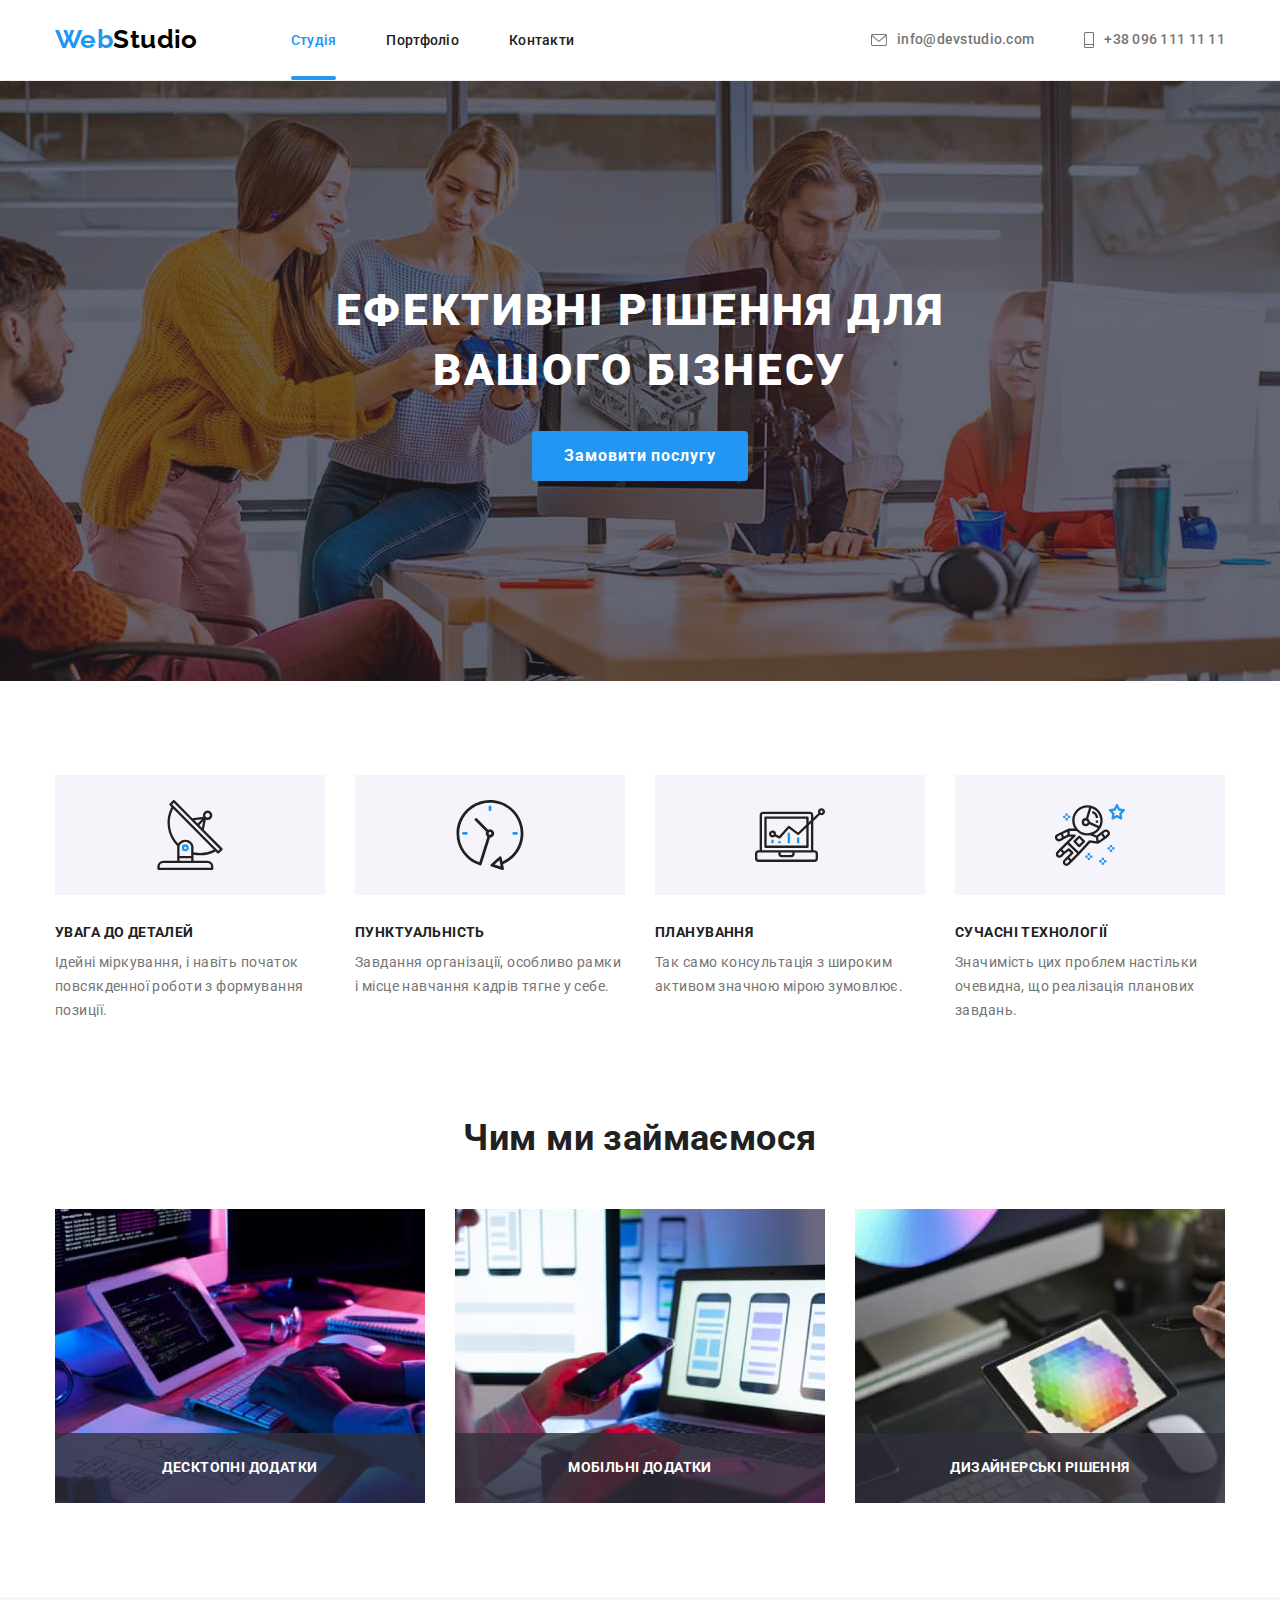
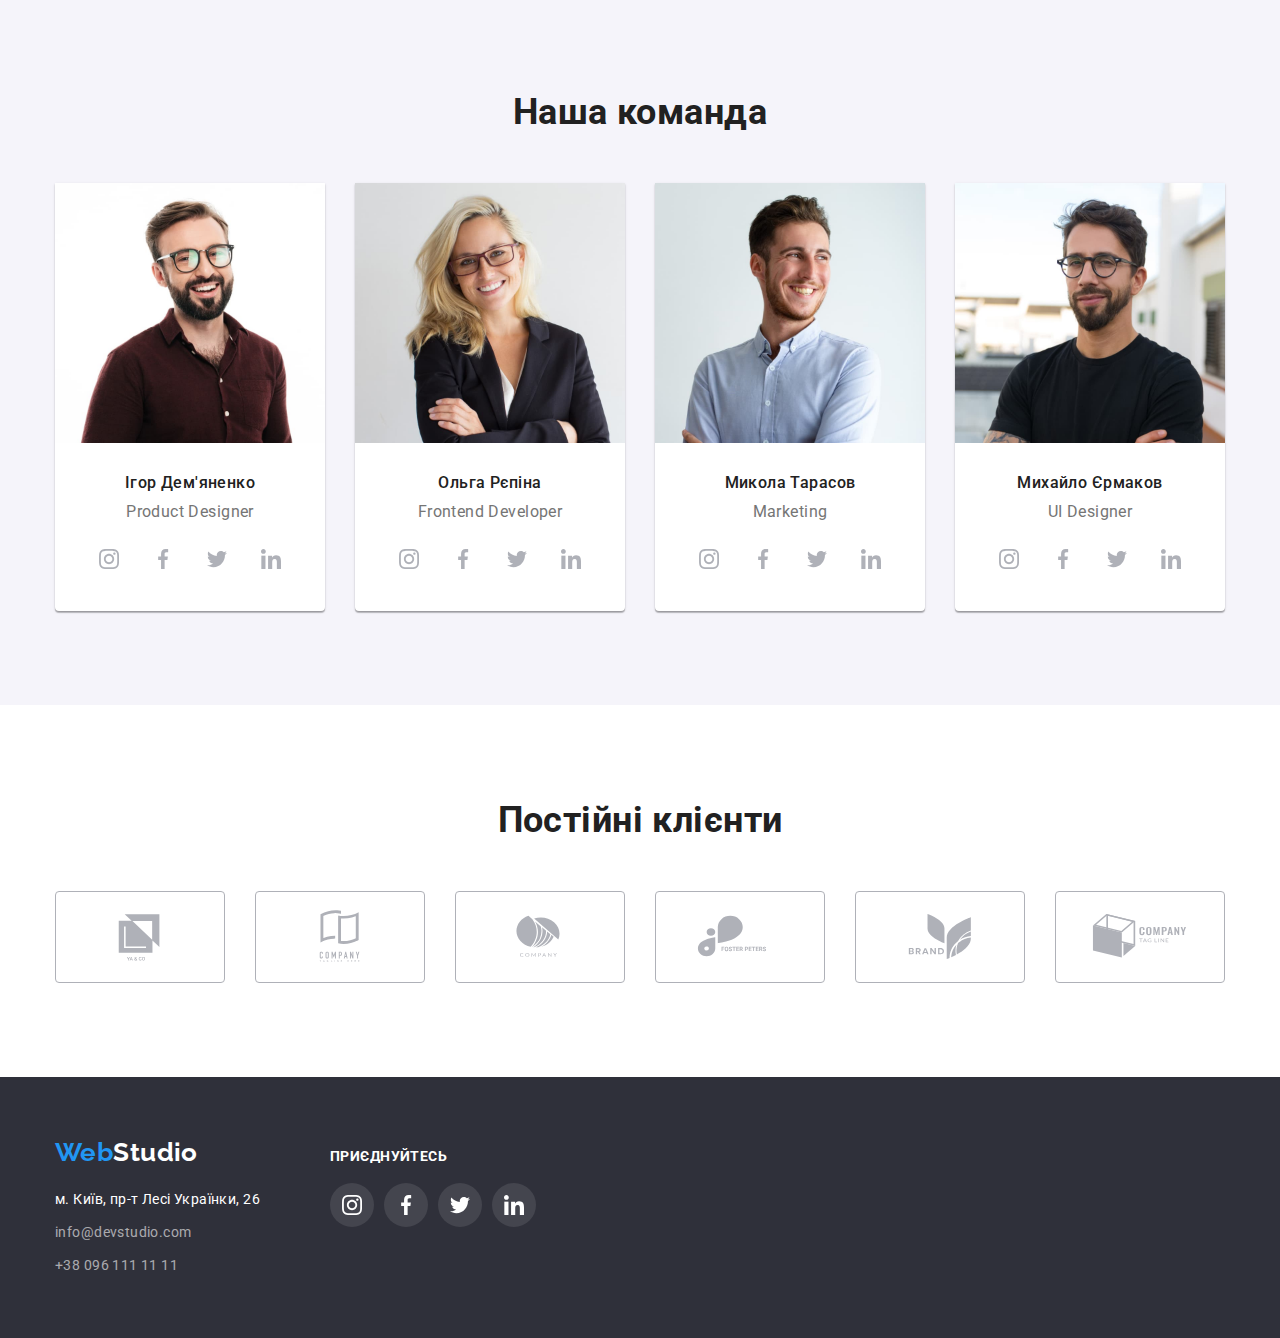
<file: index.html>
<!DOCTYPE html>
<html lang="en">
  <head>
    <meta charset="UTF-8" />
    <meta http-equiv="X-UA-Compatible" content="IE=edge" />
    <meta name="viewport" content="width=device-width, initial-scale=1.0" />

    <link rel="preconnect" href="https://fonts.googleapis.com" />
    <link rel="preconnect" href="https://fonts.gstatic.com" crossorigin />
    <link
      href="https://fonts.googleapis.com/css2?family=Raleway:wght@700&family=Roboto:wght@400;500;700;900&display=swap"
      rel="stylesheet"
    />
    <title>Студія</title>
    <!--modern normalize-->
    <link
      rel="stylesheet"
      href="https://cdnjs.cloudflare.com/ajax/libs/modern-normalize/1.1.0/modern-normalize.min.css"
    />
    <link rel="stylesheet" href="./css/styles.css" />
    <link rel="preconnect" href="https://fonts.gstatic.com" />
  </head>
  <body>
    <header>
      <div class="container heder-container">
        <nav class="header-nav">
          <a href="./index.html" class="logo logo-header-menu link">
            <!--ссылка на возврат в начало страницы-->
            Web<span class="header-logo-span link">Studio</span>
          </a>
          <ul class="header-nav-menu">
            <!--список ссылок навигации по сайту-->
            <li>
              <a href="./index.html" class="header-menu thumb-current current link">Студія</a>
            </li>
            <li>
              <a href="./portfolio.html" class="header-menu thumb-current link">Портфоліо</a>
            </li>
            <li>
              <a href="" class="header-menu thumb-current link">Контакти</a>
            </li>
          </ul>
        </nav>
        <!--список контактов-->
        <ul class="header-mail-tel">
          <li class="header-contact-list">
            <a href="mailto:info@devstudio.com" class="header-contacts mail link">
              <svg aria-label="icon mail" class="icon-header" width="16" height="12">
                <use href="./images/svg/sprite.svg#icon-mail"></use>
              </svg>
              info@devstudio.com</a
            >
          </li>
          <li class="header-contact-list">
            <a href="tel:+380961111111" class="header-contacts link">
              <svg aria-label="icon tel" class="icon-header" width="10" height="16">
                <use href="./images/svg/sprite.svg#icon-tel"></use>
              </svg>
              +38 096 111 11 11</a
            >
          </li>
        </ul>
      </div>
    </header>
    <main>
      <!--герой-->
      <section class="hero">
        <div class="container">
          <h1 class="hero-title">Ефективні рішення для вашого бізнесу</h1>
          <button data-modal-open type="button" class="btn-alternative">Замовити послугу</button>
          <!--кнопка з посиланням-->
        </div>
      </section>
      <!--список переваг або особливостей-->
      <section class="especially">
        <div class="container">
          <h2 class="title visually-hidden">Наші особливості</h2>
          <!--позже спрячем чтобы на странице не было видно этого заголовка-->
          <ul class="especially-bloсk">
            <li class="especially-card icon-antenna">
              <h3 class="title">Увага до деталей</h3>
              <p class="text">
                Ідейні міркування, і навіть початок повсякденної роботи з формування позиції.
              </p>
            </li>
            <li class="especially-card icon-clok">
              <h3 class="title">Пунктуальність</h3>
              <p class="text">
                Завдання організації, особливо рамки і місце навчання кадрів тягне у себе.
              </p>
            </li>
            <li class="especially-card icon-diagram">
              <h3 class="title">Планування</h3>
              <p class="text">Так само консультація з широким активом значною мірою зумовлює.</p>
            </li>
            <li class="especially-card icon-astronavt">
              <h3 class="title">Сучасні технології</h3>
              <p class="text">
                Значимість цих проблем настільки очевидна, що реалізація планових завдань.
              </p>
            </li>
          </ul>
        </div>
      </section>
      <!--Чим ми займаємося-->
      <section class="made">
        <div class="container">
          <h2 class="title-section">Чим ми займаємося</h2>
          <ul class="made-cards">
            <li class="made-pfoto">
              <div class="made-thumb">
                <img src="./images/box1.jpg" alt="ноутбук та девайс" width="370" />
                <p class="made-text">Десктопні додатки</p>
              </div>
            </li>
            <li class="made-pfoto">
              <div class="made-thumb">
                <img src="./images/box2.jpg" alt="ноутбук та девайс" width="370" />
                <p class="made-text">Мобільні додатки</p>
              </div>
            </li>
            <li class="made-pfoto">
              <div class="made-thumb">
                <img src="./images/box3.jpg" alt="ноутбук та девайс" width="370" />
                <p class="made-text">Дизайнерські рішення</p>
              </div>
            </li>
          </ul>
        </div>
      </section>
      <!--Наша команда-->
      <section class="team">
        <div class="container">
          <h2 class="title-section">Наша команда</h2>
          <ul class="team-cards">
            <li class="team-employees">
              <img src="./images/ihor.jpg" alt="фото Ігор Дем'яненко" width="270" />
              <div class="team-cards-title">
                <h3 class="title">Ігор Дем'яненко</h3>
                <p class="text">Product Designer</p>
                <ul class="social-list">
                  <li class="social-list-item">
                    <a href="#" class="social-list-link">
                      <svg
                        aria-label="icon instagram"
                        class="social-list-icon"
                        width="20"
                        height="20"
                      >
                        <use href="./images/svg/sprite.svg#icon-instagram"></use>
                      </svg>
                    </a>
                  </li>
                  <li class="social-list-item">
                    <a href="#" class="social-list-link">
                      <svg
                        aria-label="icon facebook"
                        class="social-list-icon"
                        width="20"
                        height="20"
                      >
                        <use href="./images/svg/sprite.svg#icon-facebook"></use>
                      </svg>
                    </a>
                  </li>
                  <li class="social-list-item">
                    <a href="#" class="social-list-link">
                      <svg
                        aria-label="icon twitter"
                        class="social-list-icon"
                        width="20"
                        height="20"
                      >
                        <use href="./images/svg/sprite.svg#icon-twitter"></use>
                      </svg>
                    </a>
                  </li>
                  <li class="social-list-item">
                    <a href="#" class="social-list-link">
                      <svg
                        aria-label="icon linkedin"
                        class="social-list-icon"
                        width="20"
                        height="20"
                      >
                        <use href="./images/svg/sprite.svg#icon-linkedin"></use>
                      </svg>
                    </a>
                  </li>
                </ul>
              </div>
            </li>
            <li class="team-employees">
              <img src="./images/olga.jpg" alt="фото Ольга Рєпіна" width="270" />
              <div class="team-cards-title">
                <h3 class="title">Ольга Рєпіна</h3>
                <p class="text">Frontend Developer</p>
                <ul class="social-list">
                  <li class="social-list-item">
                    <a href="#" class="social-list-link">
                      <svg
                        aria-label="icon instagram"
                        class="social-list-icon"
                        width="20"
                        height="20"
                      >
                        <use href="./images/svg/sprite.svg#icon-instagram"></use>
                      </svg>
                    </a>
                  </li>
                  <li class="social-list-item">
                    <a href="#" class="social-list-link">
                      <svg
                        aria-label="icon facebook"
                        class="social-list-icon"
                        width="20"
                        height="20"
                      >
                        <use href="./images/svg/sprite.svg#icon-facebook"></use>
                      </svg>
                    </a>
                  </li>
                  <li class="social-list-item">
                    <a href="#" class="social-list-link">
                      <svg
                        aria-label="icon twitter"
                        class="social-list-icon"
                        width="20"
                        height="20"
                      >
                        <use href="./images/svg/sprite.svg#icon-twitter"></use>
                      </svg>
                    </a>
                  </li>
                  <li class="social-list-item">
                    <a href="#" class="social-list-link">
                      <svg
                        aria-label="icon linkedin"
                        class="social-list-icon"
                        width="20"
                        height="20"
                      >
                        <use href="./images/svg/sprite.svg#icon-linkedin"></use>
                      </svg>
                    </a>
                  </li>
                </ul>
              </div>
            </li>
            <li class="team-employees">
              <img src="./images/mykola.jpg" alt="фото Микола Тарасов" width="270" />
              <div class="team-cards-title">
                <h3 class="title">Микола Тарасов</h3>
                <p class="text">Marketing</p>
                <ul class="social-list">
                  <li class="social-list-item">
                    <a href="#" class="social-list-link">
                      <svg
                        aria-label="icon instagram"
                        class="social-list-icon"
                        width="20"
                        height="20"
                      >
                        <use href="./images/svg/sprite.svg#icon-instagram"></use>
                      </svg>
                    </a>
                  </li>
                  <li class="social-list-item">
                    <a href="#" class="social-list-link">
                      <svg
                        aria-label="icon facebook"
                        class="social-list-icon"
                        width="20"
                        height="20"
                      >
                        <use href="./images/svg/sprite.svg#icon-facebook"></use>
                      </svg>
                    </a>
                  </li>
                  <li class="social-list-item">
                    <a href="#" class="social-list-link">
                      <svg
                        aria-label="icon twitter"
                        class="social-list-icon"
                        width="20"
                        height="20"
                      >
                        <use href="./images/svg/sprite.svg#icon-twitter"></use>
                      </svg>
                    </a>
                  </li>
                  <li class="social-list-item">
                    <a href="#" class="social-list-link">
                      <svg
                        aria-label="icon linkedin"
                        class="social-list-icon"
                        width="20"
                        height="20"
                      >
                        <use href="./images/svg/sprite.svg#icon-linkedin"></use>
                      </svg>
                    </a>
                  </li>
                </ul>
              </div>
            </li>
            <li class="team-employees">
              <img src="./images/myhailo.jpg" alt="фото Михайло Єрмаков" width="270" />
              <div class="team-cards-title">
                <h3 class="title">Михайло Єрмаков</h3>
                <p class="text">UI Designer</p>
                <ul class="social-list">
                  <li class="social-list-item">
                    <a href="#" class="social-list-link">
                      <svg
                        aria-label="icon instagram"
                        class="social-list-icon"
                        width="20"
                        height="20"
                      >
                        <use href="./images/svg/sprite.svg#icon-instagram"></use>
                      </svg>
                    </a>
                  </li>
                  <li class="social-list-item">
                    <a href="#" class="social-list-link">
                      <svg
                        aria-label="icon facebook"
                        class="social-list-icon"
                        width="20"
                        height="20"
                      >
                        <use href="./images/svg/sprite.svg#icon-facebook"></use>
                      </svg>
                    </a>
                  </li>
                  <li class="social-list-item">
                    <a href="#" class="social-list-link">
                      <svg
                        aria-label="icon twitter"
                        class="social-list-icon"
                        width="20"
                        height="20"
                      >
                        <use href="./images/svg/sprite.svg#icon-twitter"></use>
                      </svg>
                    </a>
                  </li>
                  <li class="social-list-item">
                    <a href="#" class="social-list-link">
                      <svg
                        aria-label="icon linkedin"
                        class="social-list-icon"
                        width="20"
                        height="20"
                      >
                        <use href="./images/svg/sprite.svg#icon-linkedin"></use>
                      </svg>
                    </a>
                  </li>
                </ul>
              </div>
            </li>
          </ul>
        </div>
      </section>
      <!--постійні клієнти-->
      <section class="client">
        <div class="container">
          <h2 class="client-title">Постійні клієнти</h2>
          <ul class="client-list">
            <li class="client-list-item">
              <a href="" class="client-list-link">
                <svg aria-label="icon client 1" class="client-list-icon">
                  <use href="./images/svg/sprite.svg#icon-Logo1"></use>
                </svg>
              </a>
            </li>
            <li class="client-list-item">
              <a href="" class="client-list-link">
                <svg aria-label="icon client 2" class="client-list-icon">
                  <use href="./images/svg/sprite.svg#icon-Logo2"></use>
                </svg>
              </a>
            </li>
            <li class="client-list-item">
              <a href="" class="client-list-link">
                <svg aria-label="icon client 3" class="client-list-icon">
                  <use href="./images/svg/sprite.svg#icon-Logo3"></use>
                </svg>
              </a>
            </li>
            <li class="client-list-item">
              <a href="" class="client-list-link">
                <svg aria-label="icon client 4" class="client-list-icon">
                  <use href="./images/svg/sprite.svg#icon-Logo4"></use>
                </svg>
              </a>
            </li>
            <li class="client-list-item">
              <a href="" class="client-list-link">
                <svg aria-label="icon client 5" class="client-list-icon">
                  <use href="./images/svg/sprite.svg#icon-Logo5"></use>
                </svg>
              </a>
            </li>
            <li class="client-list-item">
              <a href="" class="client-list-link">
                <svg aria-label="icon client 6" class="client-list-icon">
                  <use href="./images/svg/sprite.svg#icon-Logo6"></use>
                </svg>
              </a>
            </li>
          </ul>
        </div>
      </section>
    </main>
    <footer class="footer">
      <!--тег addres-->
      <div class="container footer-block">
        <div class="footer-block-logo-address">
          <a href="./index.html" class="logo link">
            Web<span class="footer-logo link">Studio</span></a
          >
          <address>
            <ul>
              <li class="footer-address-list">
                <a
                  href="https://goo.gl/maps/6emUorHh679U21bC7"
                  target="_blank"
                  rel="noopener nofollow noreferrer"
                  class="footer-address link"
                  >м. Київ, пр-т Лесі Українки, 26</a
                ><!--поставила для rel все три атрибута ШОБ надежнее )))-->
              </li>
              <li class="footer-address-list">
                <a href="mailto:info@devstudio.com" class="footer-contacts mail link"
                  >info@devstudio.com</a
                >
              </li>
              <li class="footer-address-list without-margin">
                <a href="tel:+380961111111" class="footer-contacts link">+38 096 111 11 11</a>
              </li>
            </ul>
          </address>
        </div>
        <div class="footer-block-social">
          <p class="footer-title">Приєднуйтесь</p>
          <ul class="social-list">
            <li class="social-list-item">
              <a href="#" class="social-list-link footer">
                <svg
                  aria-label="icon instagram"
                  class="social-list-icon footer"
                  width="20"
                  height="20"
                >
                  <use href="./images/svg/sprite.svg#icon-instagram"></use>
                </svg>
              </a>
            </li>
            <li class="social-list-item">
              <a href="#" class="social-list-link footer">
                <svg
                  aria-label="icon facebook"
                  class="social-list-icon footer"
                  width="20"
                  height="20"
                >
                  <use href="./images/svg/sprite.svg#icon-facebook"></use>
                </svg>
              </a>
            </li>
            <li class="social-list-item">
              <a href="#" class="social-list-link footer">
                <svg
                  aria-label="icon twitter"
                  class="social-list-icon footer"
                  width="20"
                  height="20"
                >
                  <use href="./images/svg/sprite.svg#icon-twitter"></use>
                </svg>
              </a>
            </li>
            <li class="social-list-item">
              <a href="#" class="social-list-link footer">
                <svg
                  aria-label="icon linkedin"
                  class="social-list-icon footer"
                  width="20"
                  height="20"
                >
                  <use href="./images/svg/sprite.svg#icon-linkedin"></use>
                </svg>
              </a>
            </li>
          </ul>
        </div>
      </div>
    </footer>

    <div class="backdrop is-hidden" data-modal>
      <div class="modal">
        <button type="button" class="modal-close" data-modal-close>
          <svg class="icon-close-black" aria-label="icon close black" height="18" width="18">
            <use href="./images/svg/sprite.svg#icon-close-black"></use>
          </svg>
        </button>
      </div>
    </div>
    <script src="./js/modal.js"></script>
  </body>
</html>
</file>
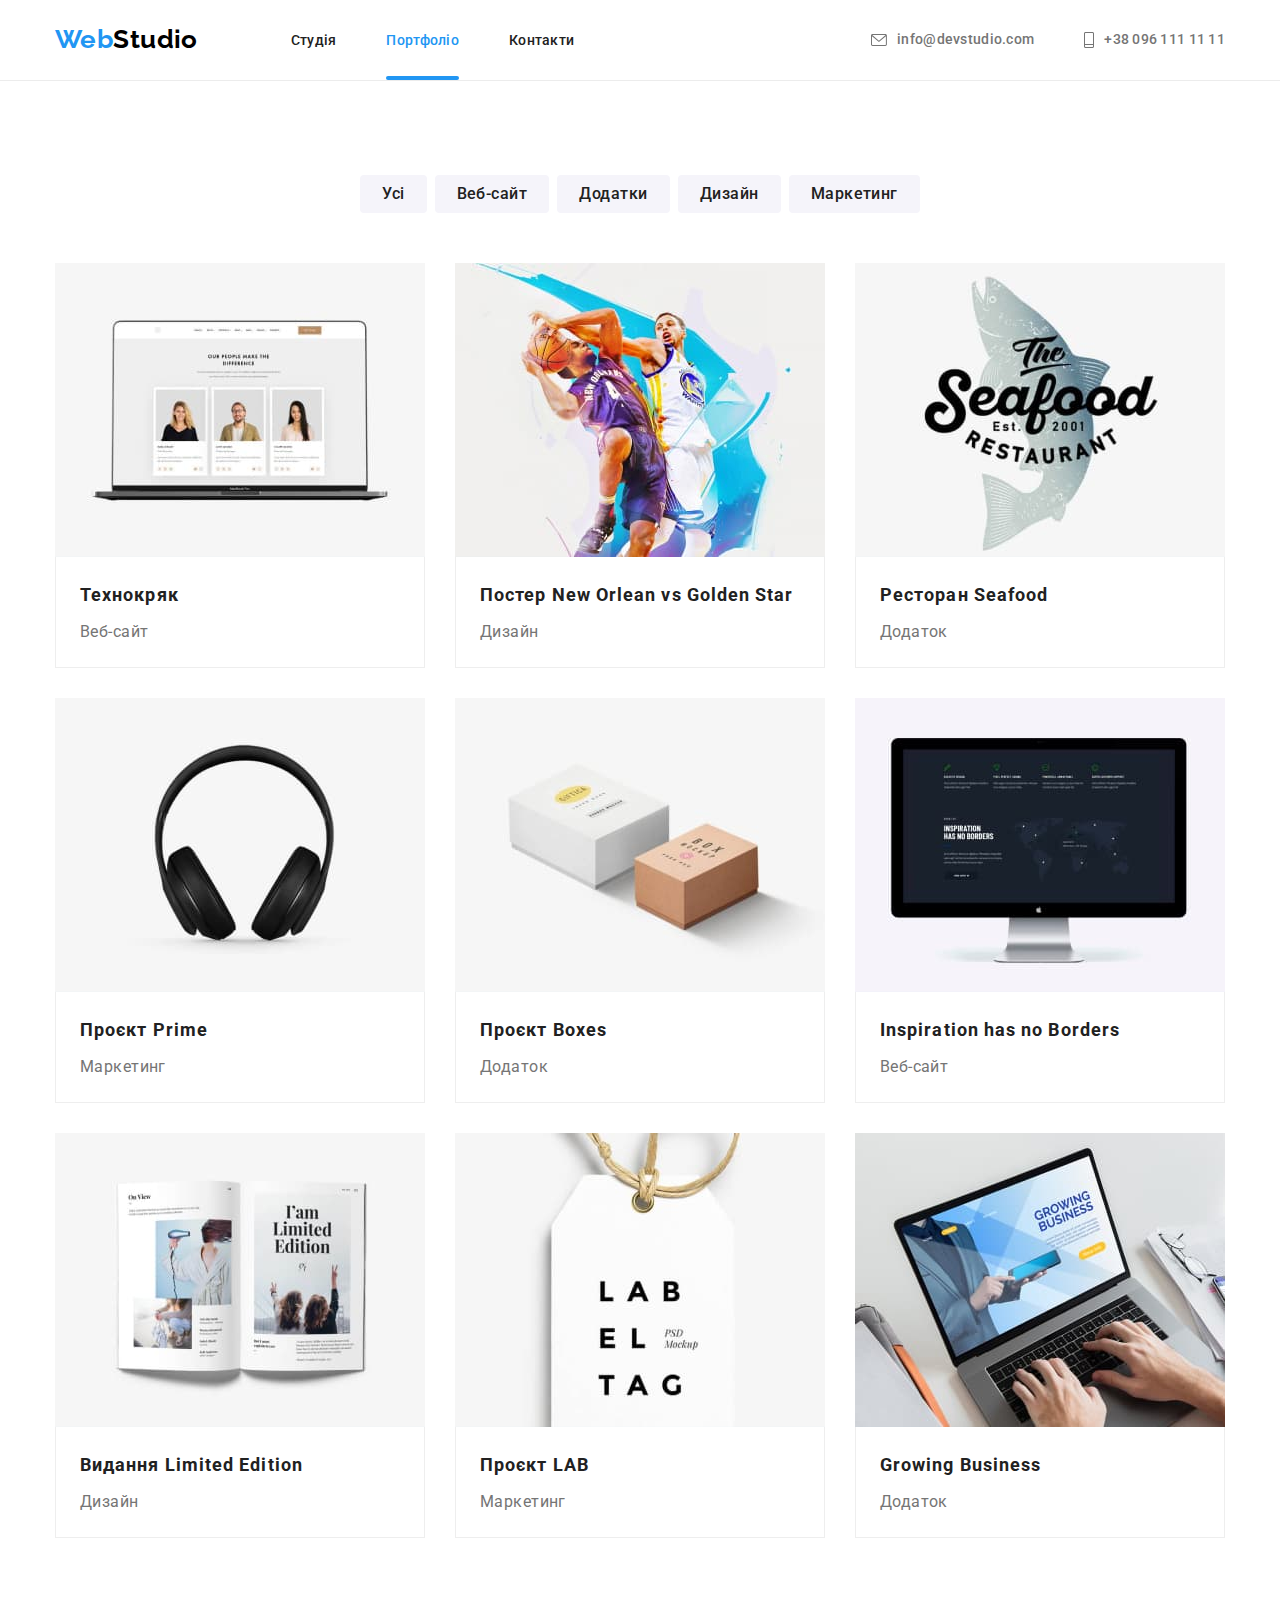
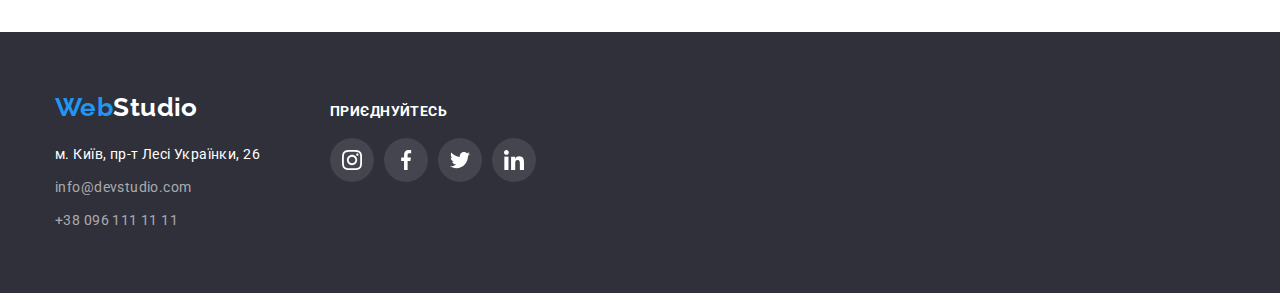
<file: portfolio.html>
<!DOCTYPE html>
<html lang="en">
  <head>
    <meta charset="UTF-8" />
    <meta http-equiv="X-UA-Compatible" content="IE=edge" />
    <meta name="viewport" content="width=device-width, initial-scale=1.0" />
    <link rel="preconnect" href="https://fonts.googleapis.com" />
    <link rel="preconnect" href="https://fonts.gstatic.com" crossorigin />
    <link
      href="https://fonts.googleapis.com/css2?family=Raleway:wght@700&family=Roboto:wght@400;500;700;900&display=swap"
      rel="stylesheet"
    />
    <title>Портфоліо</title>
    <!--modern normalize-->
    <link
      rel="stylesheet"
      href="https://cdnjs.cloudflare.com/ajax/libs/modern-normalize/1.1.0/modern-normalize.min.css"
    />
    <link rel="stylesheet" href="./css/styles.css" />
  </head>
  <body>
    <header>
      <div class="container heder-container">
        <nav class="header-nav">
          <a href="./index.html" class="logo logo-header-menu link">
            <!--ссылка на возврат в начало страницы-->
            Web<span class="header-logo-span link">Studio</span>
          </a>
          <ul class="header-nav-menu">
            <!--список ссылок навигации по сайту-->
            <li><a href="./index.html" class="header-menu thumb-current link">Студія</a></li>
            <li>
              <a href="./portfolio.html" class="header-menu current thumb-current link"
                >Портфоліо</a
              >
            </li>
            <li><a href="" class="header-menu thumb-current link">Контакти</a></li>
          </ul>
        </nav>
        <!--список контактов-->
        <ul class="header-mail-tel">
          <li class="header-contact-list">
            <a href="mailto:info@devstudio.com" class="header-contacts mail link">
              <svg aria-label="icon mail" class="icon-header" width="16" height="12">
                <use href="./images/svg/sprite.svg#icon-mail"></use>
              </svg>
              info@devstudio.com</a
            >
          </li>
          <li class="header-contact-list">
            <a href="tel:+380961111111" class="header-contacts link">
              <svg aria-label="icon tel" class="icon-header" width="10" height="16">
                <use href="./images/svg/sprite.svg#icon-tel"></use>
              </svg>
              +38 096 111 11 11</a
            >
          </li>
        </ul>
      </div>
    </header>
    <main>
      <!--фильтр-->
      <section class="portfolio">
        <!--заголовок не будет отображатся на странице-->
        <h1 class="visually-hidden">Портфоліо</h1>
        <div class="container">
          <ul class="btn portfolio">
            <li><button type="button" class="btn-prim">Усі</button></li>
            <li><button type="button" class="btn-prim">Веб-сайт</button></li>
            <li><button type="button" class="btn-prim">Додатки</button></li>
            <li><button type="button" class="btn-prim">Дизайн</button></li>
            <li><button type="button" class="btn-prim">Маркетинг</button></li>
          </ul>
          <!--portfolio-->
          <ul class="portfolio-cards-list">
            <li class="portfolio-cards-list-item">
              <a class="portfolio-cards-list-link link" href="">
                <div class="portfolio-thumb">
                  <img
                    src="./images/portfolio/img11.jpg"
                    alt="Приклад сторінки веб-сайту"
                    width="370"
                    height="290"
                  />

                  <p class="portfolio-hover-text portfolio-actions">
                    Ресурс пропонує комплексні пропозиції з різним рівнем функціоналу та сервісів.
                    Все це дозволить відвідувачу отримати вичерпні відомості про компанію чи
                    приватну особу. Технокряк Веб-сайт
                  </p>
                </div>
                <div class="portfolio-cards-title">
                  <h2 class="title">Технокряк</h2>
                  <p class="text">Веб-сайт</p>
                </div>
              </a>
            </li>
            <li class="portfolio-cards-list-item">
              <a class="portfolio-cards-list-link link" href="">
                <div class="portfolio-thumb">
                  <img
                    src="./images/portfolio/img12.jpg"
                    alt="Постер New Orlean vs Golden Star"
                    width="370"
                    height="290"
                  />
                  <p class="portfolio-hover-text portfolio-actions">
                    Ресурс пропонує комплексні пропозиції з різним рівнем функціоналу та сервісів.
                    Все це дозволить відвідувачу отримати вичерпні відомості про компанію чи
                    приватну особу. Технокряк Веб-сайт
                  </p>
                </div>
                <div class="portfolio-cards-title">
                  <h2 class="title">Постер New Orlean vs Golden Star</h2>
                  <p class="text">Дизайн</p>
                </div>
              </a>
            </li>
            <li class="portfolio-cards-list-item">
              <a class="portfolio-cards-list-link link" href="">
                <div class="portfolio-thumb">
                  <img
                    src="./images/portfolio/img13.jpg"
                    alt="Лого ресторану Seafood"
                    width="370"
                    height="290"
                  />
                  <p class="portfolio-hover-text portfolio-actions">
                    Ресурс пропонує комплексні пропозиції з різним рівнем функціоналу та сервісів.
                    Все це дозволить відвідувачу отримати вичерпні відомості про компанію чи
                    приватну особу. Технокряк Веб-сайт
                  </p>
                </div>
                <div class="portfolio-cards-title">
                  <h2 class="title">Ресторан Seafood</h2>
                  <p class="text">Додаток</p>
                </div>
              </a>
            </li>
            <li class="portfolio-cards-list-item">
              <a class="portfolio-cards-list-link link" href="">
                <div class="portfolio-thumb">
                  <img
                    src="./images/portfolio/img21.jpg"
                    alt="навушники"
                    width="370"
                    height="290"
                  />
                  <p class="portfolio-hover-text portfolio-actions">
                    Ресурс пропонує комплексні пропозиції з різним рівнем функціоналу та сервісів.
                    Все це дозволить відвідувачу отримати вичерпні відомості про компанію чи
                    приватну особу. Технокряк Веб-сайт
                  </p>
                </div>

                <div class="portfolio-cards-title">
                  <h2 class="title">Проєкт Prime</h2>
                  <p class="text">Маркетинг</p>
                </div>
              </a>
            </li>
            <li class="portfolio-cards-list-item">
              <a class="portfolio-cards-list-link link" href="">
                <div class="portfolio-thumb">
                  <img
                    src="./images/portfolio/img22.jpg"
                    alt="Дві коробки біла та бежева"
                    width="370"
                    height="290"
                  />
                  <p class="portfolio-hover-text portfolio-actions">
                    Ресурс пропонує комплексні пропозиції з різним рівнем функціоналу та сервісів.
                    Все це дозволить відвідувачу отримати вичерпні відомості про компанію чи
                    приватну особу. Технокряк Веб-сайт
                  </p>
                </div>

                <div class="portfolio-cards-title">
                  <h2 class="title">Проєкт Boxes</h2>
                  <p class="text">Додаток</p>
                </div>
              </a>
            </li>
            <li class="portfolio-cards-list-item">
              <a class="portfolio-cards-list-link link" href="">
                <div class="portfolio-thumb">
                  <img
                    src="./images/portfolio/img23.jpg"
                    alt="Монітор з прикладом веб-сайту"
                    width="370"
                    height="290"
                  />
                  <p class="portfolio-hover-text portfolio-actions">
                    Ресурс пропонує комплексні пропозиції з різним рівнем функціоналу та сервісів.
                    Все це дозволить відвідувачу отримати вичерпні відомості про компанію чи
                    приватну особу. Технокряк Веб-сайт
                  </p>
                </div>

                <div class="portfolio-cards-title">
                  <h2 class="title">Inspiration has no Borders</h2>
                  <p class="text">Веб-сайт</p>
                </div>
              </a>
            </li>
            <li class="portfolio-cards-list-item">
              <a class="portfolio-cards-list-link link" href="">
                <div class="portfolio-thumb">
                  <img
                    src="./images/portfolio/img31.jpg"
                    alt="Розгорнута сторінка журналу Limited Edition"
                    width="370"
                    height="290"
                  />
                  <p class="portfolio-hover-text portfolio-actions">
                    Ресурс пропонує комплексні пропозиції з різним рівнем функціоналу та сервісів.
                    Все це дозволить відвідувачу отримати вичерпні відомості про компанію чи
                    приватну особу. Технокряк Веб-сайт
                  </p>
                </div>

                <div class="portfolio-cards-title">
                  <h2 class="title">Видання Limited Edition</h2>
                  <p class="text">Дизайн</p>
                </div>
              </a>
            </li>
            <li class="portfolio-cards-list-item">
              <a class="portfolio-cards-list-link link" href="">
                <div class="portfolio-thumb">
                  <img
                    src="./images/portfolio/img32.jpg"
                    alt="Біла етикетка з написом Lab el tag"
                    width="370"
                    height="290"
                  />
                  <p class="portfolio-hover-text portfolio-actions">
                    Ресурс пропонує комплексні пропозиції з різним рівнем функціоналу та сервісів.
                    Все це дозволить відвідувачу отримати вичерпні відомості про компанію чи
                    приватну особу. Технокряк Веб-сайт
                  </p>
                </div>

                <div class="portfolio-cards-title">
                  <h2 class="title">Проєкт LAB</h2>
                  <p class="text">Маркетинг</p>
                </div>
              </a>
            </li>
            <li class="portfolio-cards-list-item">
              <a class="portfolio-cards-list-link link" href="">
                <div class="portfolio-thumb">
                  <img
                    src="./images/portfolio/img33.jpg"
                    alt="Відкритий ноутбук"
                    width="370"
                    height="290"
                  />
                  <p class="portfolio-hover-text portfolio-actions">
                    Ресурс пропонує комплексні пропозиції з різним рівнем функціоналу та сервісів.
                    Все це дозволить відвідувачу отримати вичерпні відомості про компанію чи
                    приватну особу. Технокряк Веб-сайт
                  </p>
                </div>

                <div class="portfolio-cards-title">
                  <h2 class="title">Growing Business</h2>
                  <p class="text">Додаток</p>
                </div>
              </a>
            </li>
          </ul>
        </div>
      </section>
    </main>
    <footer class="footer">
      <!--тег addres-->
      <div class="container footer-block">
        <div class="footer-block-logo-address">
          <a href="./index.html" class="logo link">
            Web<span class="footer-logo link">Studio</span></a
          >
          <address>
            <ul>
              <li class="footer-address-list">
                <a
                  href="https://goo.gl/maps/6emUorHh679U21bC7"
                  target="_blank"
                  rel="noopener nofollow noreferrer"
                  class="footer-address link"
                  >м. Київ, пр-т Лесі Українки, 26</a
                ><!--поставила для rel все три атрибута ШОБ надежнее )))-->
              </li>
              <li class="footer-address-list">
                <a href="mailto:info@devstudio.com" class="footer-contacts mail link"
                  >info@devstudio.com</a
                >
              </li>
              <li class="footer-address-list without-margin">
                <a href="tel:+380961111111" class="footer-contacts link">+38 096 111 11 11</a>
              </li>
            </ul>
          </address>
        </div>
        <div class="footer-block-social">
          <p class="footer-title">Приєднуйтесь</p>
          <ul class="social-list">
            <li class="social-list-item">
              <a href="#" class="social-list-link footer">
                <svg
                  aria-label="icon instagram"
                  class="social-list-icon footer"
                  width="20"
                  height="20"
                >
                  <use href="./images/svg/sprite.svg#icon-instagram"></use>
                </svg>
              </a>
            </li>
            <li class="social-list-item">
              <a href="#" class="social-list-link footer">
                <svg
                  aria-label="icon facebook"
                  class="social-list-icon footer"
                  width="20"
                  height="20"
                >
                  <use href="./images/svg/sprite.svg#icon-facebook"></use>
                </svg>
              </a>
            </li>
            <li class="social-list-item">
              <a href="#" class="social-list-link footer">
                <svg
                  aria-label="icon twitter"
                  class="social-list-icon footer"
                  width="20"
                  height="20"
                >
                  <use href="./images/svg/sprite.svg#icon-twitter"></use>
                </svg>
              </a>
            </li>
            <li class="social-list-item">
              <a href="#" class="social-list-link footer">
                <svg
                  aria-label="icon linkedin"
                  class="social-list-icon footer"
                  width="20"
                  height="20"
                >
                  <use href="./images/svg/sprite.svg#icon-linkedin"></use>
                </svg>
              </a>
            </li>
          </ul>
        </div>
      </div>
    </footer>
    <script src="./js/modal.js"></script>
  </body>
</html>
</file>
<file: css/styles.css>
:root {
    --text-primary-color: #212121;
    --text-color: #757575;
    --accent-color: #2196f3;
    --white-color: #fff;
    --btn-prim-color: #F5F4FA;
    --footer-color: #2F303A;
    --header-logo-color: #000;
    --footer-contacts-color: rgba(255, 255, 255, 0.6);
    --header-border-color: #ECECEC;
    --border-portfolio-color: #EEEEEE;
    /*--btn-alternative-hover-color:
     #188CE8; */
      --icon-color:#AFB1B8;
      --footer-link-color: #ffffff1a;
      --bezier:cubic-bezier(0.4, 0, 0.2, 1);
}
body{
    font-family: Roboto, sans-serif;
    background-color: var(--white-color);
    color: var(--text-primary-color);
    font-size: 14px;
    letter-spacing: 0.03em;
}
h1,h2,h3,h4,p{
    margin: 0;
}
img{
    display: block;
    max-width: 100%;
    height: auto;
}
/*убирает маркеры возле ненумер списков*/
ul{
    list-style: none;
    margin: 0;
    padding-left: 0;
}
.link{
    text-decoration: none;
}
section{
    padding-top: 94px;
    padding-bottom: 94px;
}
.container {
    /* outline: 2px solid gold; */
    width: 1200px;
    padding: 0 15px;
    margin: 0 auto;
}
button {
    /*font-family: inherit; принудительное унаследование от боди для кнопок*/
    cursor: pointer; /*курсор ладонь*/
    display: block;
    border: none;
    border-radius: 4px;
}
.visually-hidden {
    position: absolute;
    white-space: nowrap;
    width: 1px;
    height: 1px;
    overflow: hidden;
    border: 0;
    padding: 0;
    clip: rect(0 0 0 0);
    clip-path: inset(50%);
    margin: -1px;
}
/*======= верхний лог о======*/
.logo {

    color: var(--accent-color);
    font-family: Raleway, sans-serif;
    font-weight: 700;
    font-size: 26px;
    line-height: 1.19;
}

.logo-header-menu {
    margin-right: 93px;
    padding-top: 24px;
    padding-bottom: 25px;
}

.header-logo-span {
    color: var(--header-logo-color);
}
/*============= верхняя менюшка  ============*/
/* .header-nav{
    outline: 2px solid rgb(95, 29, 201);
} */

.heder-container,
.header-nav,
.header-nav-menu,
.header-mail-tel {
    display: flex;
    align-items: center;
}
.header-nav-menu{
    column-gap: 50px;
}
.header-menu,
.header-contacts{
    padding-top: 32px;
    padding-bottom: 32px;
}
/*вариант как отодвинуть майл и тел вправо
.heder-container{
    justify-content: space-between;
}*/
.header-mail-tel {
    margin-left: auto;
    gap: 50px;
}
/*.header-contacts.mail {
       margin-left: auto;  не сработал
}*/
/*nav a href*/
.header-menu{
    color: var(--text-primary-color);
    font-weight: 500;
    line-height: 1.14;
    letter-spacing: 0.02em; 
    transition: color 250ms var(--bezier);
}
/*активная страница сайта*/
.header-menu.current{
 color: var(--accent-color);
}

.header-menu:hover,
.header-menu:focus{
    color: var(--accent-color);
}
/*------------------------------полоска под каррент--------*/
/*a*/
.thumb-current{
    position: relative;
    
}
.thumb-current::after{
    display: block;
    position: absolute;
    content: '';
    height: 4px;
    width: 100%;
    bottom: 0;
    background-color: var(--accent-color);
    border-radius: 2px;
    opacity: 0; 
} 
.current.thumb-current::after{
     opacity: 1;
} 
/*--------------------------------*/
.header-contacts{
    display: flex;
    align-items: center;
    /* color: inherit; */
    color: var(--text-color);
    font-weight: 500;
    line-height: 1.14;
    letter-spacing: 0.02em;
    transition: color 250ms var(--bezier);
}
.header-contacts:hover,
.header-contacts:focus {
    color: var(--accent-color);
 }

.icon-header{  
    /* fill: var(--icon-color); */
    fill: currentColor;
    margin-right: 10px;
}
header{
    border-bottom: 1px solid var(--header-border-color);
}
/*=============== hero =========================*/
.hero {
    background-image:linear-gradient(rgba(47, 48, 58, 0.4), rgba(47, 48, 58, 0.4)),/*не работает*/
    url(../images/hero.jpg);
    background-color: #C4C4C4;
    background-repeat: no-repeat;
    background-position: center; 
    background-size: cover;
       
    max-width: 1600px;
    height: 600px;
    margin-left: auto;
    margin-right: auto;
    text-align: center;
    padding: 200px 0;
}
.hero-title{
    margin: 0 auto;
    margin-bottom: 30px;
    
    color: var(--white-color);

    width: 696px;
    
    font-weight: 900;
    font-size: 44px;
    line-height: 1.36;
   
    letter-spacing: 0.06em;
    text-transform: uppercase;
    
}
/*кнопка героя*/
.btn-alternative{
    display: inline-block;
    min-width: 216px;
    padding: 10px 32px;
    
    color: var(--white-color);
    background-color: var(--accent-color);
    
    font-weight: 700;
    font-size: 16px;
    line-height: 1.88;
    letter-spacing: 0.06em;
   
    transition: background-color 250ms var(--bezier), box-shadow 250ms var(--bezier);
}
.btn-alternative:focus,
.btn-alternative:hover{
    background-color:#188CE8;
    box-shadow: 0px 4px 4px rgba(0, 0, 0, 0.15);
  }
/*studio and portfolio*/
/*h3*/
.title{
    color: var(--text-primary-color);
}
/*p*/
.text{
    color: var(--text-color);
}

/*h2*/
.especially .title-section,
.made .title-section,
.team .title-section{
    font-weight: 700;
    font-size: 36px;
    line-height: 1.17;
    text-align: center;
}
.made .title-section{
    margin-bottom: 50px;
}
/*================= особливості =================*/

/*ul*/
.especially-bloсk {
    display: flex;
    /* flex-wrap: wrap; */
    gap: 30px;
}
/*li*/
.especially-card {
    flex-basis: calc((100% - 90px) / 4);
}
.especially-card::before{
    display: block;
    content: "";
    height: 120px;
       
    background-size: 70px;
    background-repeat: no-repeat;
    background-position: center;
    background-color: var(--btn-prim-color) ;
}
.icon-antenna::before{
    background-image: url(../images/svg/antenna.svg);
}
.icon-clok::before{
    background-image: url(../images/svg/clock.svg);
}
.icon-diagram::before {
    background-image: url(../images/svg/diagram.svg);
}
.icon-astronavt::before {
    background-image: url(../images/svg/astronaut.svg);
}
/*h3*/
.especially .title{
    margin-bottom: 10px;
    margin-top: 30px;
    font-weight: 700;
    font-size: 14px; 
    line-height: 1.14;
    text-transform: uppercase;
}
/*p*/
.especially .text {
    line-height: 1.71;
}
/*=============== made ================*/
.made{
    padding-top: 0;
}
/*h2*/
.made .title-section,
.team .title-section {
    margin-bottom: 50px;
}
/*ul*/
.made-cards,
.team-cards
 {
    display: flex;
    flex-wrap: wrap;
    gap: 30px;
}
/*li*/
.made-pfoto {
    
    flex-basis: calc((100% - 60px) / 3);
}
.made-thumb{
    position: relative;
}
.made-thumb::before{
    position: absolute;
    content: '';
    width: 100%;
    height: 70px;
    bottom: 0;
    background-color: rgba(47, 48, 58, 0.8);
}
.made-text{
    position: absolute;
    bottom: 27px;
    left: 50%;
    transform: translate(-50%);

    font-weight: 700;
    line-height: 1.14;
    text-align: center;
    text-transform: uppercase;
    color: var(--white-color);
       
}
/* ========================= команда ====================*/
.team {
    background-color: var(--btn-prim-color);
}

/*h2
/*ul выше описаны*/

/*li*/
.team-employees{
    flex-basis: calc( (100% - 90px ) / 4);
    box-shadow: 0px 1px 3px rgba(0, 0, 0, 0.12), 0px 1px 1px rgba(0, 0, 0, 0.14), 0px 2px 1px rgba(0, 0, 0, 0.2);
    border-radius: 0px 0px 4px 4px;
    background-color: var(--white-color);
}
.team-cards-title{
    padding-top: 30px;
    padding-bottom: 30px;
}
/*h3*/
.team .title{
    /* margin-top: 30px; */
    margin-bottom: 10px;
    font-weight: 500;
    font-size: 16px;
    line-height: 1.19;
    text-align: center; 
    }
/*p*/
.team .text{
    /* margin-bottom: 30px; */
    font-size: 16px;
    line-height: 1.19;
    text-align: center;
    margin-bottom: 16px;
}
 .social-list{
    display: flex;
    justify-content: center;
    column-gap: 10px;
}

.social-list-link{
   display: flex;
   align-items: center ;
   justify-content: center;
    width: 44px;
    height: 44px;
    border-radius: 50%;
    color: var(--icon-color);
    background-color: var(--white-color); 

    transition: background-color 250ms var(--bezier), color 250ms var(--bezier);
}
/*при ховері на посилання - великий кружок- змінює колір*/
.social-list-link:hover,
.social-list-link:focus{
    background-color: var(--accent-color);
    color: var(--white-color);
}
/*прои ховері на ссилку (велике коло44х44) svg змінює колір
.social-list-link:hover .social-list-icon,
.social-list-link:focus .social-list-icon{
    fill: var(--white-color);
}*/

.social-list-icon{
    fill: currentColor;
}
/*=======================client==================*/
/*h2*/
.client-title{
    margin-bottom: 50px;

    font-weight: 700;
    font-size: 36px;
    line-height: 1.17;
    text-align: center;
    color: var(--text-primary-color);
}

/*ul*/
.client-list{
    display: flex;
    gap: 30px;
}
/*li*/
/* .client-list-item{
   
} */
/*a*/
.client-list-link{
    display: flex;
    width: 170px;
    height: 92px;
    border: 1px solid var(--icon-color);
    border-radius: 4px;
    align-items: center;
    justify-content: center;
    color: var(--icon-color); /*+++*/

    transition: color 250ms var(--bezier),
                border 250ms var(--bezier);
}
/*цвет и размер иконок по умолчанию*/
.client-list-icon{
    width: 106px;
    height: 60px;
    fill: currentColor;
    /* fill: var(--icon-color); */
}
.client-list-link:hover,
.client-list-link:focus{
    /* background-color: var(--accent-color) ; */
    color: var(--accent-color);
    border: 1px solid var(--accent-color);
}

/*--------------------------------------------portfolio--------------*/
.btn.portfolio{
    margin-bottom: 50px;
}
.btn.portfolio{
    display: flex;
    justify-content: center;
    column-gap: 8px;
}
/*ul*/
.portfolio-cards-list{
    display: flex;
    flex-wrap: wrap;
    gap: 30px;
}
/*li*/
.portfolio-cards-list-item{
    flex-basis: calc((100% - 60px) / 3);
}
/*a====img++++div(h+p)*/
.portfolio-cards-list-link{
    display: block;/*чтоб сработал ховер и фокус на ссылку*/
    transition: box-shadow 250ms var(--bezier);
}
.portfolio-cards-list-link:focus,
.portfolio-cards-list-link:hover{
    box-shadow: 0px 1px 1px rgba(0, 0, 0, 0.12), 0px 4px 4px 
    rgba(0, 0, 0, 0.06), 1px 4px 6px rgba(0, 0, 0, 0.16);
}
/*================наплывающая картинка при ховере====*/
/*разметка div=img+p(для оверлея)*/
.portfolio-thumb{
    position: relative; /*для позиционирования ребенка <p> absolut*/
    display: flex;
    justify-content: center;
    align-items: center;
    overflow: hidden;
}
/*текст на оверлей(backdrop) с позиционированием +opasity 0*/
.portfolio-hover-text{
    position: absolute;
    /* opacity: 0;  убрали когда заменили бефор на екшенс*/

    font-weight: 400;
    font-size: 18px;
    line-height: 1.56;
    color:var(--white-color);
    padding: 63px 24px;
    
}
/*описание псевдоелемента + opasity 0
.portfolio-thumb::before {
   
    position: absolute;
    content: '';
    width: 100%;
    height: 100%;
    background-color: rgba(33, 150, 243, 0.9);*/
    /* opacity: 0; */
    /* transform: translateY(100%);
    transition: transform 2050ms var(--bezier);
} */
/*при наведении на ссылку a=thumb+h+p использовать 
псевдоелемент befor и текстдля оверлея с opasity 1*/
/* .portfolio-cards-list-link:hover .portfolio-thumb::before,
.portfolio-cards-list-link:hover .portfolio-hover-text {
    opacity: 1;
    transform: translateY(0);
}*/ 

.portfolio-actions {
  
    position: absolute;
    left: 0;
    right: 0;
    width: 100%;
    height: 100%;
    background-color: rgba(33, 150, 243, 0.9);
    /* opacity: 0; */
    overflow: auto;  /*скрол для текста*/
    transform: translateY(100%);
    transition: transform 250ms var(--bezier);
}

.portfolio-cards-list-link:hover .portfolio-actions {
    /* opacity: 1; */
    transform: translateY(0);
}
/*h2+p=div*/  
.portfolio-cards-title{
    padding: 20px 24px;
    border-bottom: 1px solid var(--border-portfolio-color);
    border-left: 1px solid var(--border-portfolio-color);
    border-right: 1px solid var(--border-portfolio-color);
}
/*h2*/
.portfolio .title{
    margin-bottom: 4px;
   
    font-weight: 700;
    font-size: 18px;
    line-height: 2;
    letter-spacing: 0.06em; 
}
/*p*/
.portfolio .text{
    font-size: 16px;
    line-height: 1.88;
}

/*============= кнопки портфолио =============*/ 
.btn-prim{
    display: inline-block; 
    padding: 6px 22px;
    

    color: var(--text-primary-color);
    background-color: var(--btn-prim-color);

    font-weight: 500;
    font-size: 16px;
    line-height: 1.63;
    letter-spacing: 0.03em;
    transition: color 250ms var(--bezier), background-color 250ms var(--bezier), box-shadow 250ms var(--bezier);
}
.btn-prim:hover,
.btn-prim:focus
{   color: var(--white-color);
    background-color: var(--accent-color);
    box-shadow: 0px 3px 1px rgba(0, 0, 0, 0.1), 
    0px 1px 2px rgba(0, 0, 0, 0.08), 0px 2px 2px rgba(0, 0, 0, 0.12);
}
/*================ footer ================*/

footer{
    background-color: var(--footer-color);
    padding: 60px 0;
}
/* .footer .container {
   
} */
address {
    margin-top: 20px;
}
.footer-logo {
    color: var(--white-color);
}

.footer-address,
.footer-contacts{
    color: var(--white-color);
    /* font-weight: 400; */
    line-height: 1.71;
    font-style: normal;
    transition: color 250ms var(--bezier);
}
.footer-contacts {
    color: var(--footer-contacts-color);
    
}
.footer-address-list{
    margin-bottom:  9px;
}
.without-margin{
     margin-bottom: 0;
}
.footer-address:hover,
.footer-address:focus,
.footer-contacts:hover,
.footer-contacts:focus {
    color: var(--accent-color);
}
/*p*/
.footer-title{
    margin-bottom: 18px;
    font-weight: 700;
    line-height: 1.14;
    text-transform: uppercase;
    color: var(--white-color)
}
/*общий блок футера*/
.footer-block{
    display: flex;
    align-items: baseline;
}
/*блок адрес*/
.footer-block-logo-address{
    margin-right: 70px;
}
.social-list-link.footer{
    background-color: var(--footer-link-color);
    color: var(--white-color);/*++*/
    transition: background-color 250ms var(--bezier);
}
.social-list-icon.footer{
    fill: currentColor;
}
.social-list-link.footer:hover,
.social-list-link.footer:focus {
    background-color: var(--accent-color);
}
/*===================backdrop=================*/
.backdrop{
    position: fixed;
    left: 0px;
    top: 0px;
    width: 100%;
    height: 100%;
    background-color: rgba(0, 0, 0, 0.2);;
    z-index: 100;

}
.backdrop.is-hidden{
    opacity: 0;
    /*майже однакова властивість різні браузери виберуть свій*/
    pointer-events: none;
    visibility: hidden;
    
}
 .backdrop.is-hidden .modal{
    transform: translate(-50%, -50%) scale(0.5);
 }
.modal{
    position: absolute;
    top: 50%;
    left: 50%;
    
    min-width: 528px ;
    min-height: 581px;
    background-color: var(--white-color);
    
    transform: translate(-50%, -50%) scale(1);
    transition: transform 250ms var(--bezier) ;
}
.modal-close {
    position: absolute;
    top: 8px;
    right: 8px;

    display: flex;
    align-items: center;
    justify-content: center; 
    width: 30px;
    height: 30px;
    padding: 0;
    border-radius: 50%;
    border:  1px solid rgba(0, 0, 0, 0.1);
    color: var(--header-logo-color);
    background-color: var(--white-color);
    
    /* margin-left: auto;
    margin-top: 8px;
    margin-right: 8px; займає місце в потоці*/
    

}
</file>
